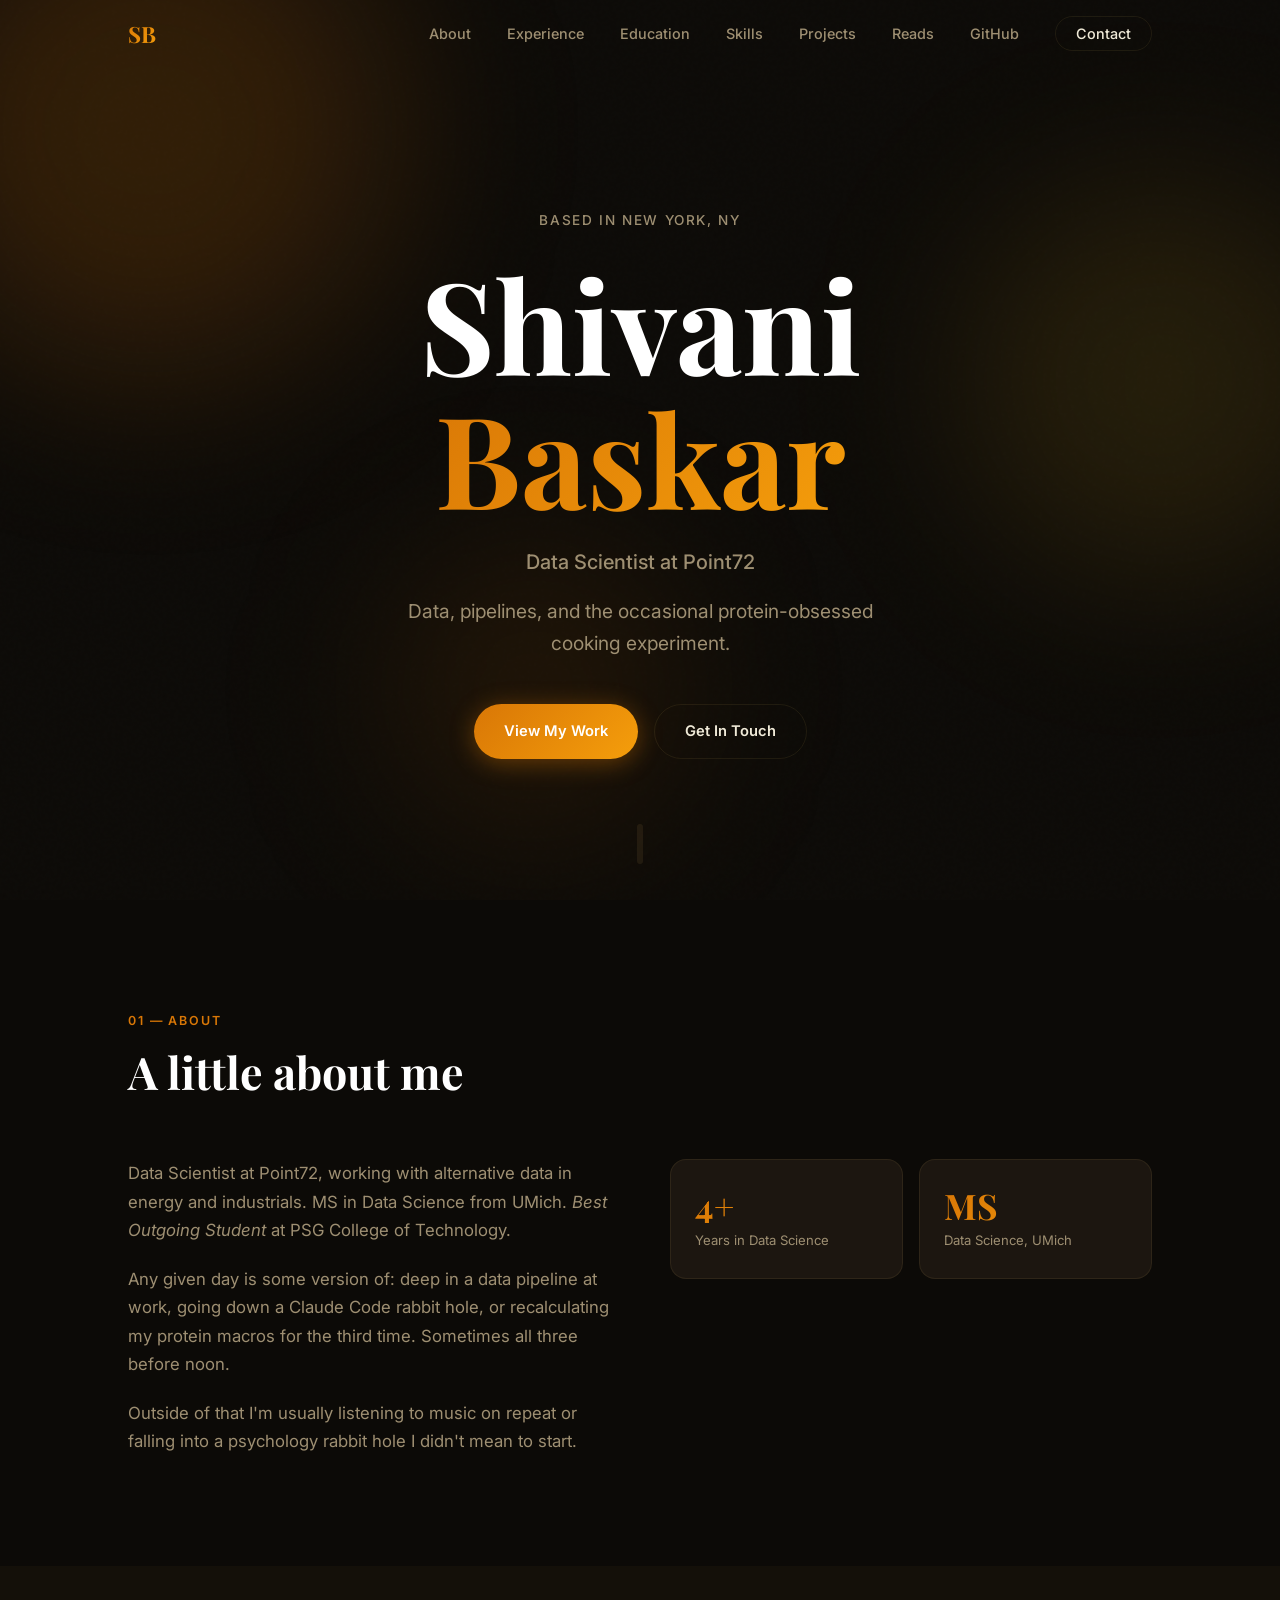
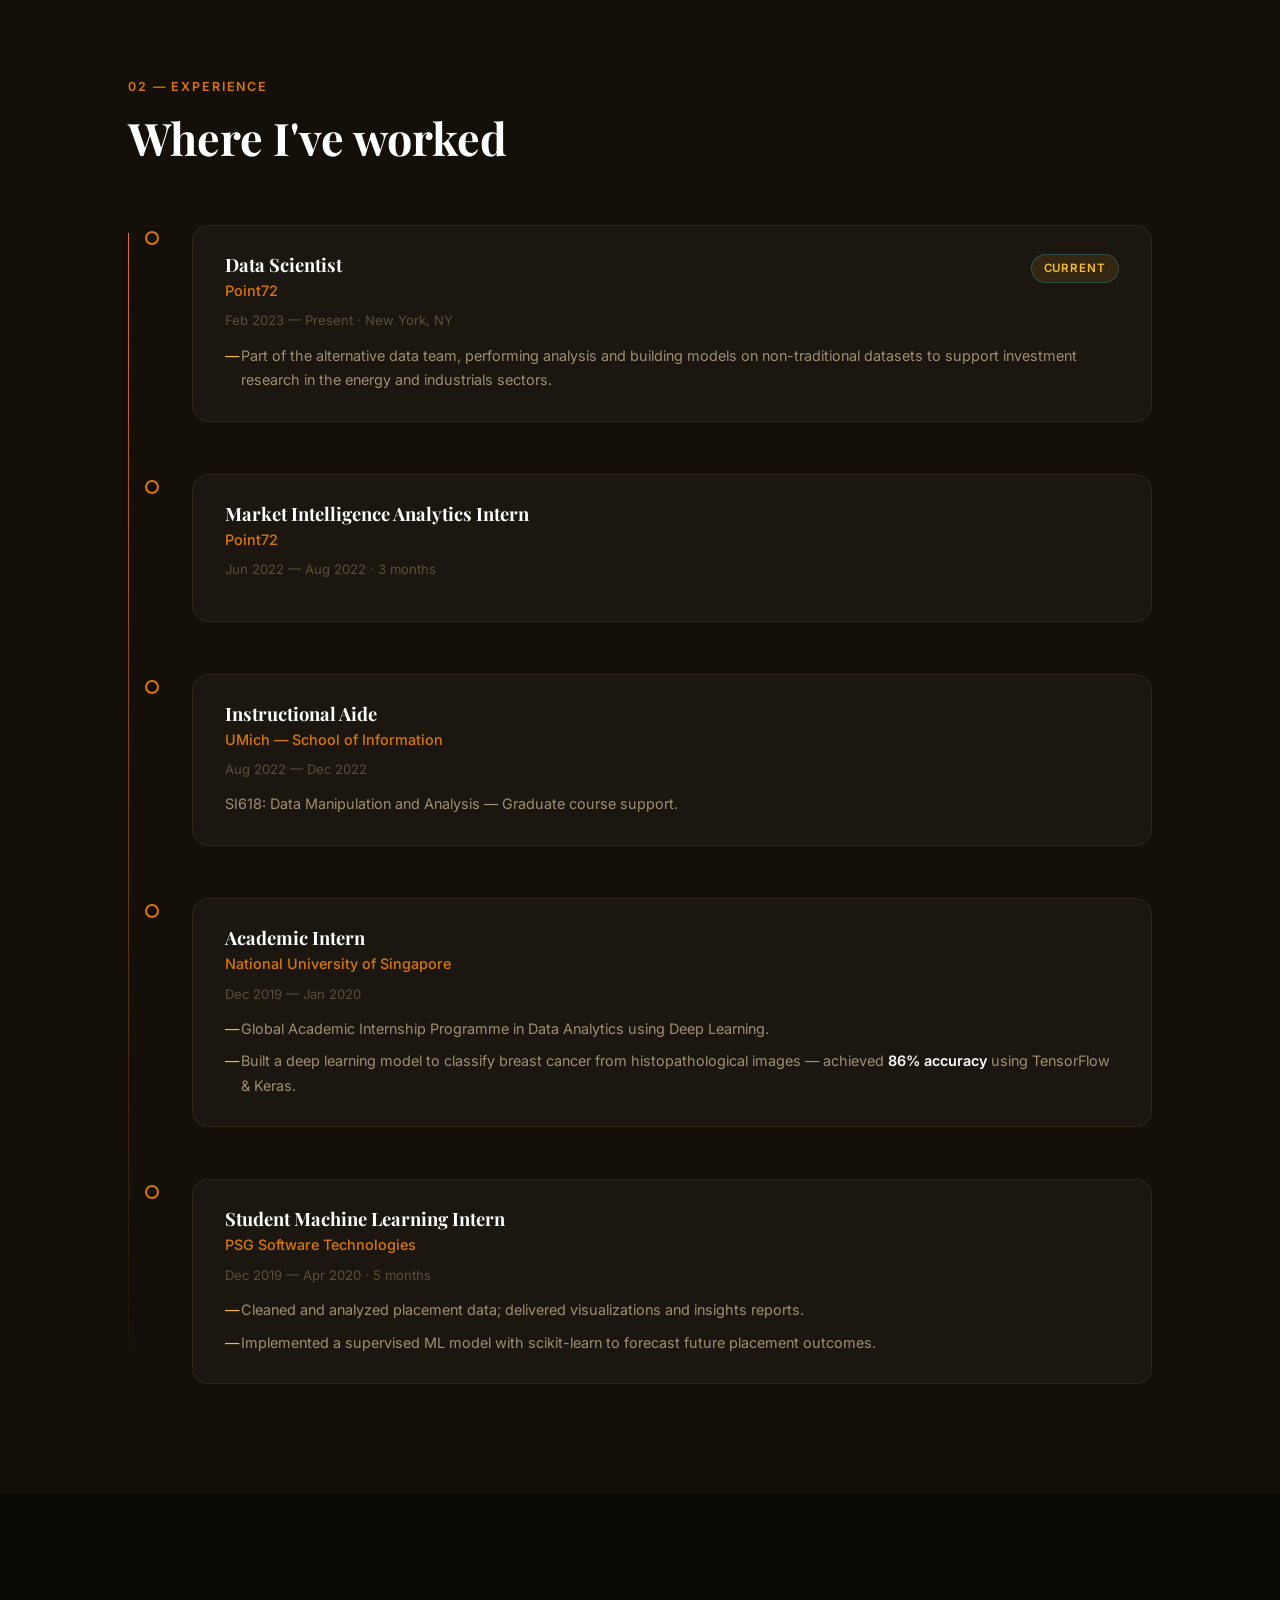
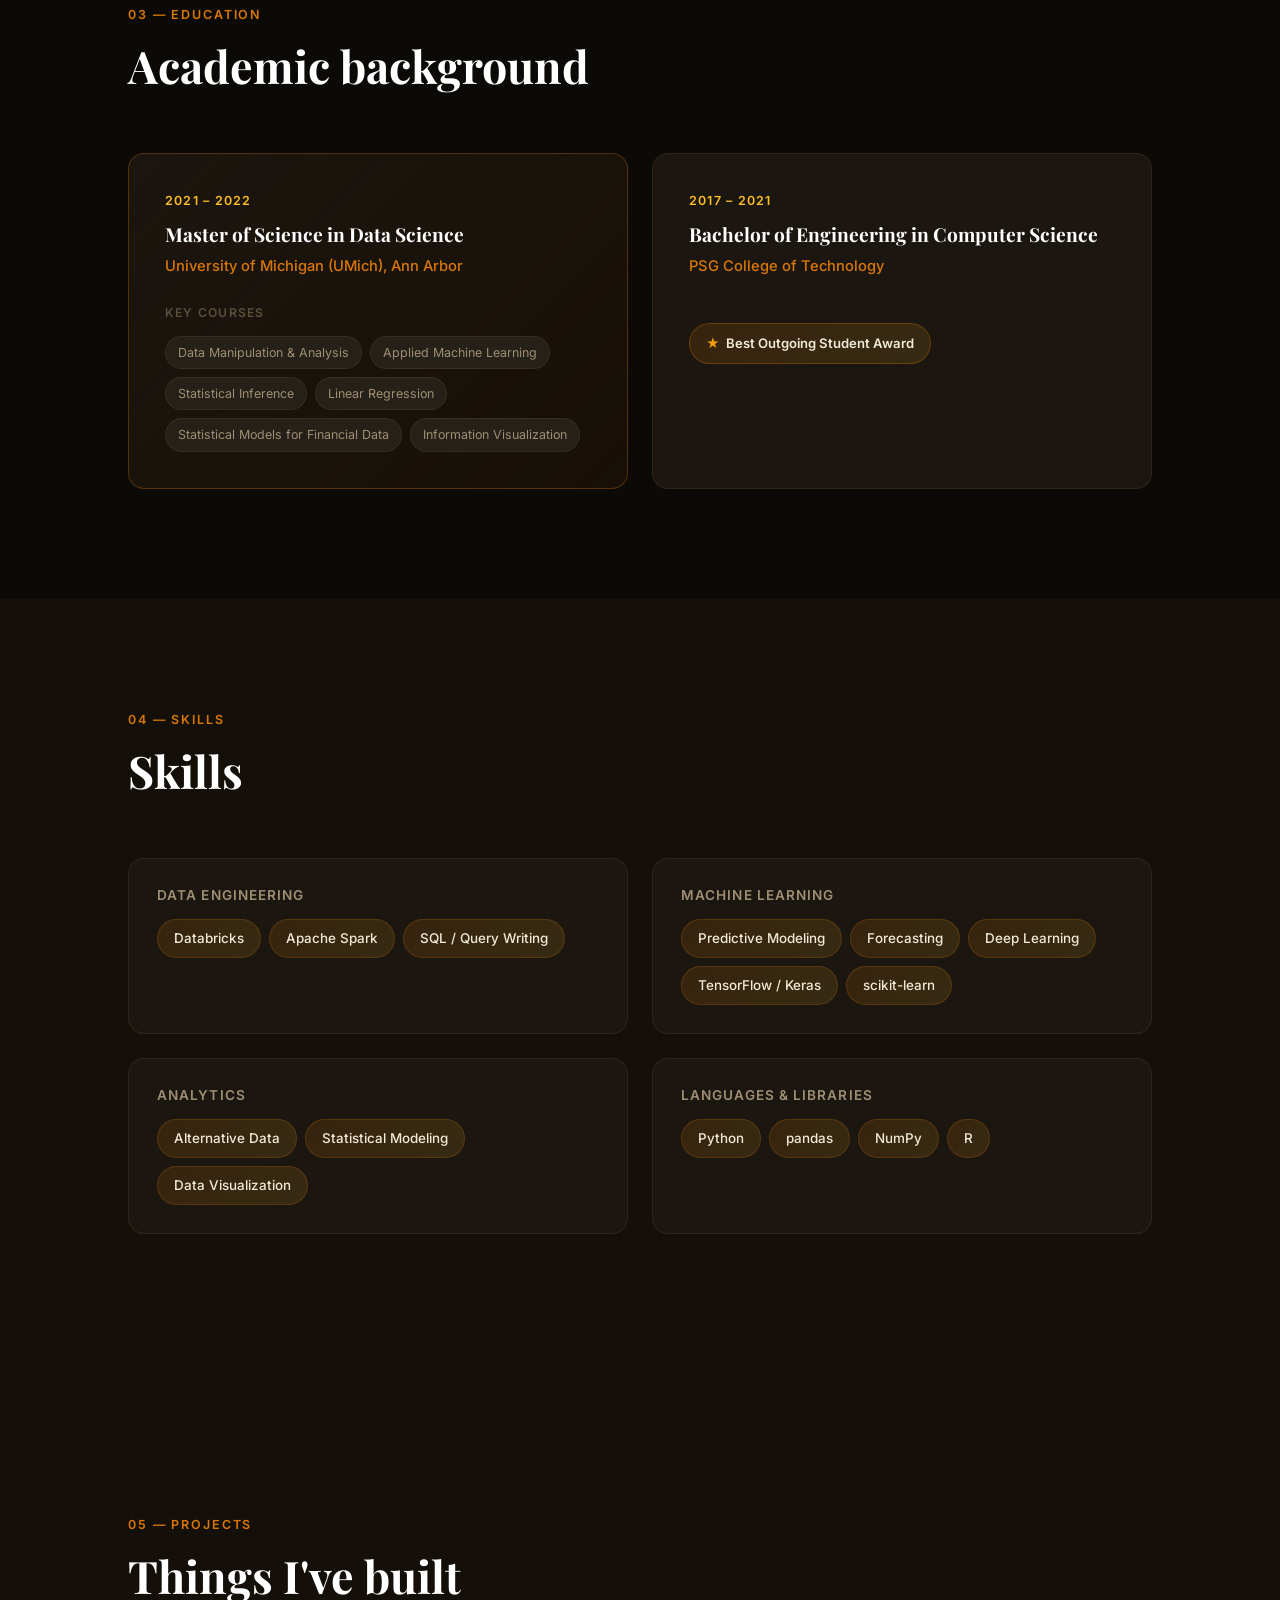
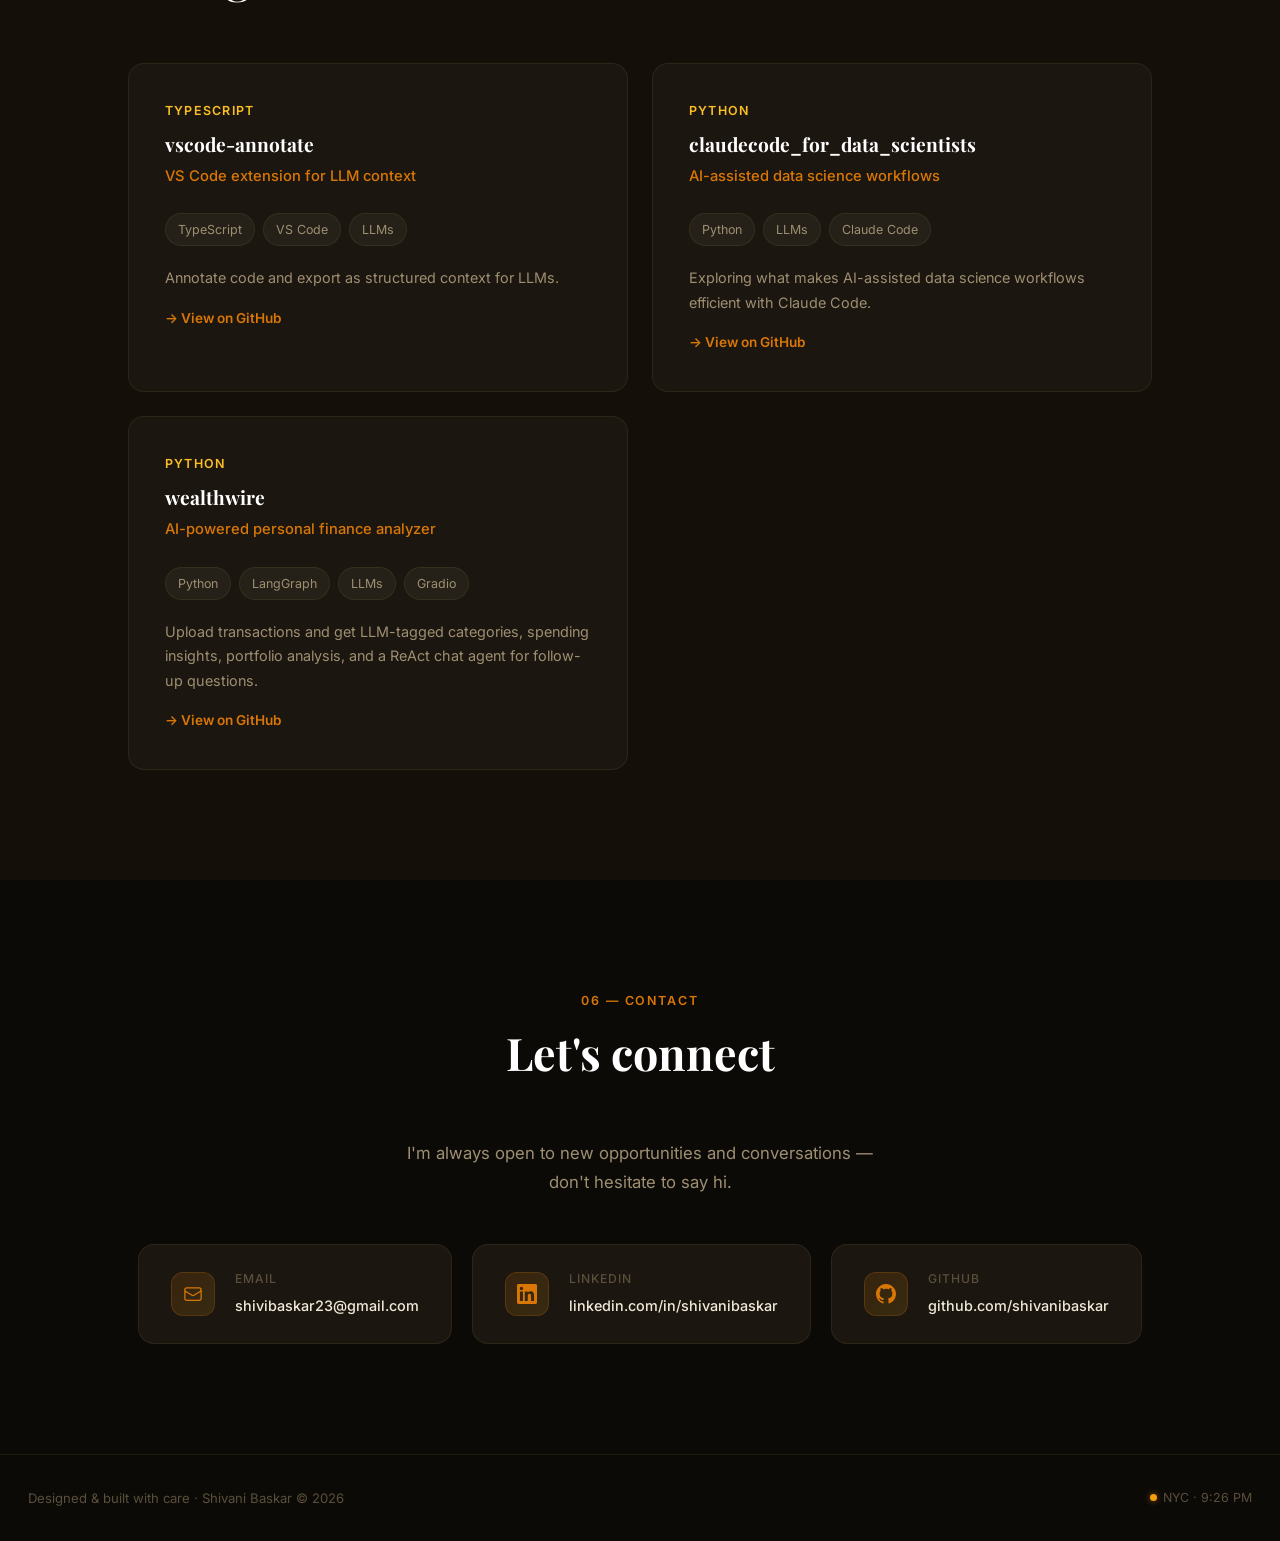
<file: index.html>
<!DOCTYPE html>
<html lang="en">
<head>
  <meta charset="UTF-8" />
  <meta name="viewport" content="width=device-width, initial-scale=1.0" />
  <meta name="description" content="Shivani Baskar — Data Scientist at Point72, New York. MS in Data Science from the University of Michigan. Working with alternative data in energy and industrials." />
  <title>Shivani Baskar — Data Scientist</title>
  <link rel="icon" href="data:image/svg+xml,<svg xmlns='http://www.w3.org/2000/svg' viewBox='0 0 100 100'><text y='.9em' font-size='90'>✦</text></svg>" />
  <link rel="preconnect" href="https://fonts.googleapis.com" />
  <link rel="preconnect" href="https://fonts.gstatic.com" crossorigin />
  <link href="https://fonts.googleapis.com/css2?family=Playfair+Display:wght@400;600;700&family=Inter:wght@300;400;500;600&display=swap" rel="stylesheet" />
  <link rel="stylesheet" href="style.css" />
</head>
<body>

  <!-- ── Navigation ── -->
  <nav class="nav" id="nav">
    <div class="nav-inner">
      <a href="#home" class="nav-logo">SB</a>
      <ul class="nav-links">
        <li><a href="#about">About</a></li>
        <li><a href="#experience">Experience</a></li>
        <li><a href="#education">Education</a></li>
        <li><a href="#skills">Skills</a></li>
        <li><a href="#projects">Projects</a></li>
        <li><a href="reads.html">Reads</a></li>
        <li><a href="https://github.com/shivanibaskar" target="_blank" rel="noopener noreferrer">GitHub</a></li>
        <li><a href="#contact" class="nav-cta">Contact</a></li>
      </ul>
      <button class="hamburger" id="hamburger" aria-label="Menu">
        <span></span><span></span><span></span>
      </button>
    </div>
  </nav>

  <!-- ── Hero ── -->
  <section class="hero" id="home">
    <div class="hero-orbs">
      <div class="orb orb-1"></div>
      <div class="orb orb-2"></div>
      <div class="orb orb-3"></div>
    </div>
    <div class="hero-content">
      <p class="hero-eyebrow reveal">Based in New York, NY</p>
      <h1 class="hero-name reveal">Shivani<br /><span class="gradient-text">Baskar</span></h1>
      <p class="hero-title reveal">Data Scientist at Point72</p>
      <p class="hero-tagline reveal">Data, pipelines, and the occasional protein-obsessed cooking experiment.</p>
      <div class="hero-actions reveal">
        <a href="#experience" class="btn btn-primary">View My Work</a>
        <a href="#contact" class="btn btn-ghost">Get In Touch</a>
      </div>
    </div>
    <div class="hero-scroll-hint">
      <div class="scroll-dot"></div>
    </div>
  </section>

  <!-- ── About ── -->
  <section class="section" id="about">
    <div class="container">
      <div class="section-label reveal">01 — About</div>
      <h2 class="section-heading reveal">A little about me</h2>
      <div class="about-grid">
        <div class="about-text">
          <p class="reveal">Data Scientist at Point72, working with alternative data in energy and industrials. MS in Data Science from UMich. <em>Best Outgoing Student</em> at PSG College of Technology.</p>
          <p class="reveal">Any given day is some version of: deep in a data pipeline at work, going down a Claude Code rabbit hole, or recalculating my protein macros for the third time. Sometimes all three before noon.</p>
          <p class="reveal">Outside of that I'm usually listening to music on repeat or falling into a psychology rabbit hole I didn't mean to start.</p>
        </div>
        <div class="about-stats">
          <div class="stat-card reveal">
            <span class="stat-num gradient-text">4+</span>
            <span class="stat-label">Years in Data Science</span>
          </div>
          <div class="stat-card reveal">
            <span class="stat-num gradient-text">MS</span>
            <span class="stat-label">Data Science, UMich</span>
          </div>
        </div>
      </div>
    </div>
  </section>

  <!-- ── Experience ── -->
  <section class="section section-alt" id="experience">
    <div class="container">
      <div class="section-label reveal">02 — Experience</div>
      <h2 class="section-heading reveal">Where I've worked</h2>
      <div class="timeline">

        <div class="tl-item reveal">
          <div class="tl-marker">
            <div class="tl-dot"></div>
          </div>
          <div class="tl-body">
            <div class="tl-top">
              <div>
                <h3 class="tl-role">Data Scientist</h3>
                <p class="tl-company">Point72</p>
              </div>
              <span class="tl-badge current">Current</span>
            </div>
            <p class="tl-date">Feb 2023 — Present · New York, NY</p>
            <ul class="tl-bullets">
              <li>Part of the alternative data team, performing analysis and building models on non-traditional datasets to support investment research in the energy and industrials sectors.</li>
            </ul>
          </div>
        </div>

        <div class="tl-item reveal">
          <div class="tl-marker">
            <div class="tl-dot"></div>
          </div>
          <div class="tl-body">
            <div class="tl-top">
              <div>
                <h3 class="tl-role">Market Intelligence Analytics Intern</h3>
                <p class="tl-company">Point72</p>
              </div>
            </div>
            <p class="tl-date">Jun 2022 — Aug 2022 · 3 months</p>
          </div>
        </div>

        <div class="tl-item reveal">
          <div class="tl-marker">
            <div class="tl-dot"></div>
          </div>
          <div class="tl-body">
            <div class="tl-top">
              <div>
                <h3 class="tl-role">Instructional Aide</h3>
                <p class="tl-company">UMich — School of Information</p>
              </div>
            </div>
            <p class="tl-date">Aug 2022 — Dec 2022</p>
            <p class="tl-desc">SI618: Data Manipulation and Analysis — Graduate course support.</p>
          </div>
        </div>

        <div class="tl-item reveal">
          <div class="tl-marker">
            <div class="tl-dot"></div>
          </div>
          <div class="tl-body">
            <div class="tl-top">
              <div>
                <h3 class="tl-role">Academic Intern</h3>
                <p class="tl-company">National University of Singapore</p>
              </div>
            </div>
            <p class="tl-date">Dec 2019 — Jan 2020</p>
            <ul class="tl-bullets">
              <li>Global Academic Internship Programme in Data Analytics using Deep Learning.</li>
              <li>Built a deep learning model to classify breast cancer from histopathological images — achieved <strong>86% accuracy</strong> using TensorFlow &amp; Keras.</li>
            </ul>
          </div>
        </div>

        <div class="tl-item reveal">
          <div class="tl-marker">
            <div class="tl-dot"></div>
          </div>
          <div class="tl-body">
            <div class="tl-top">
              <div>
                <h3 class="tl-role">Student Machine Learning Intern</h3>
                <p class="tl-company">PSG Software Technologies</p>
              </div>
            </div>
            <p class="tl-date">Dec 2019 — Apr 2020 · 5 months</p>
            <ul class="tl-bullets">
              <li>Cleaned and analyzed placement data; delivered visualizations and insights reports.</li>
              <li>Implemented a supervised ML model with scikit-learn to forecast future placement outcomes.</li>
            </ul>
          </div>
        </div>

      </div>
    </div>
  </section>

  <!-- ── Education ── -->
  <section class="section" id="education">
    <div class="container">
      <div class="section-label reveal">03 — Education</div>
      <h2 class="section-heading reveal">Academic background</h2>
      <div class="edu-grid">

        <div class="edu-card featured reveal">
          <div class="edu-year">2021 – 2022</div>
          <h3>Master of Science in Data Science</h3>
          <p class="edu-school">University of Michigan (UMich), Ann Arbor</p>
          <div class="edu-courses">
            <p class="courses-label">Key Courses</p>
            <div class="course-tags">
              <span>Data Manipulation &amp; Analysis</span>
              <span>Applied Machine Learning</span>
              <span>Statistical Inference</span>
              <span>Linear Regression</span>
              <span>Statistical Models for Financial Data</span>
              <span>Information Visualization</span>
            </div>
          </div>
        </div>

        <div class="edu-card reveal">
          <div class="edu-year">2017 – 2021</div>
          <h3>Bachelor of Engineering in Computer Science</h3>
          <p class="edu-school">PSG College of Technology</p>
          <div class="award-pill">
            <span class="award-icon">★</span> Best Outgoing Student Award
          </div>
        </div>

      </div>
    </div>
  </section>

  <!-- ── Skills ── -->
  <section class="section section-alt" id="skills">
    <div class="container">
      <div class="section-label reveal">04 — Skills</div>
      <h2 class="section-heading reveal">Skills</h2>

      <div class="skills-grid">
        <div class="skill-group reveal">
          <h3 class="skill-group-title">Data Engineering</h3>
          <div class="skill-pills">
            <span>Databricks</span>
            <span>Apache Spark</span>
            <span>SQL / Query Writing</span>
          </div>
        </div>
        <div class="skill-group reveal">
          <h3 class="skill-group-title">Machine Learning</h3>
          <div class="skill-pills">
            <span>Predictive Modeling</span>
            <span>Forecasting</span>
            <span>Deep Learning</span>
            <span>TensorFlow / Keras</span>
            <span>scikit-learn</span>
          </div>
        </div>
        <div class="skill-group reveal">
          <h3 class="skill-group-title">Analytics</h3>
          <div class="skill-pills">
            <span>Alternative Data</span>
            <span>Statistical Modeling</span>
            <span>Data Visualization</span>
          </div>
        </div>
        <div class="skill-group reveal">
          <h3 class="skill-group-title">Languages &amp; Libraries</h3>
          <div class="skill-pills">
            <span>Python</span>
            <span>pandas</span>
            <span>NumPy</span>
            <span>R</span>
          </div>
        </div>
      </div>

    </div>
  </section>

  <!-- ── Projects ── -->
  <section class="section section-alt" id="projects">
    <div class="container">
      <div class="section-label reveal">05 — Projects</div>
      <h2 class="section-heading reveal">Things I've built</h2>
      <div class="edu-grid">

        <div class="edu-card reveal">
          <div class="edu-year">TypeScript</div>
          <h3>vscode-annotate</h3>
          <p class="edu-school">VS Code extension for LLM context</p>
          <div class="course-tags proj-tags">
            <span>TypeScript</span>
            <span>VS Code</span>
            <span>LLMs</span>
          </div>
          <p class="tl-desc">Annotate code and export as structured context for LLMs.</p>
          <a href="https://github.com/shivanibaskar/vscode-annotate" target="_blank" rel="noopener noreferrer" class="proj-link">→ View on GitHub</a>
        </div>

        <div class="edu-card reveal">
          <div class="edu-year">Python</div>
          <h3>claudecode_for_data_scientists</h3>
          <p class="edu-school">AI-assisted data science workflows</p>
          <div class="course-tags proj-tags">
            <span>Python</span>
            <span>LLMs</span>
            <span>Claude Code</span>
          </div>
          <p class="tl-desc">Exploring what makes AI-assisted data science workflows efficient with Claude Code.</p>
          <a href="https://github.com/shivanibaskar/claudecode_for_data_scientists" target="_blank" rel="noopener noreferrer" class="proj-link">→ View on GitHub</a>
        </div>

        <div class="edu-card reveal">
          <div class="edu-year">Python</div>
          <h3>wealthwire</h3>
          <p class="edu-school">AI-powered personal finance analyzer</p>
          <div class="course-tags proj-tags">
            <span>Python</span>
            <span>LangGraph</span>
            <span>LLMs</span>
            <span>Gradio</span>
          </div>
          <p class="tl-desc">Upload transactions and get LLM-tagged categories, spending insights, portfolio analysis, and a ReAct chat agent for follow-up questions.</p>
          <a href="https://github.com/shivanibaskar/wealthwire" target="_blank" rel="noopener noreferrer" class="proj-link">→ View on GitHub</a>
        </div>

      </div>
    </div>
  </section>

  <!-- ── Contact ── -->
  <section class="section" id="contact">
    <div class="container contact-container">
      <div class="section-label reveal">06 — Contact</div>
      <h2 class="section-heading reveal">Let's connect</h2>
      <p class="contact-sub reveal">I'm always open to new opportunities and conversations — don't hesitate to say hi.</p>
      <div class="contact-cards reveal">
        <a href="mailto:shivibaskar23@gmail.com" class="contact-card">
          <div class="contact-icon">
            <svg xmlns="http://www.w3.org/2000/svg" fill="none" viewBox="0 0 24 24" stroke-width="1.5" stroke="currentColor"><path stroke-linecap="round" stroke-linejoin="round" d="M21.75 6.75v10.5a2.25 2.25 0 0 1-2.25 2.25h-15a2.25 2.25 0 0 1-2.25-2.25V6.75m19.5 0A2.25 2.25 0 0 0 19.5 4.5h-15a2.25 2.25 0 0 0-2.25 2.25m19.5 0v.243a2.25 2.25 0 0 1-1.07 1.916l-7.5 4.615a2.25 2.25 0 0 1-2.36 0L3.32 8.91a2.25 2.25 0 0 1-1.07-1.916V6.75" /></svg>
          </div>
          <div>
            <p class="contact-label">Email</p>
            <p class="contact-value">shivibaskar23@gmail.com</p>
          </div>
        </a>
        <a href="https://linkedin.com/in/shivanibaskar" target="_blank" rel="noopener noreferrer" class="contact-card">
          <div class="contact-icon">
            <svg xmlns="http://www.w3.org/2000/svg" viewBox="0 0 24 24" fill="currentColor"><path d="M20.447 20.452h-3.554v-5.569c0-1.328-.027-3.037-1.852-3.037-1.853 0-2.136 1.445-2.136 2.939v5.667H9.351V9h3.414v1.561h.046c.477-.9 1.637-1.85 3.37-1.85 3.601 0 4.267 2.37 4.267 5.455v6.286zM5.337 7.433a2.062 2.062 0 0 1-2.063-2.065 2.064 2.064 0 1 1 2.063 2.065zm1.782 13.019H3.555V9h3.564v11.452zM22.225 0H1.771C.792 0 0 .774 0 1.729v20.542C0 23.227.792 24 1.771 24h20.451C23.2 24 24 23.227 24 22.271V1.729C24 .774 23.2 0 22.222 0h.003z"/></svg>
          </div>
          <div>
            <p class="contact-label">LinkedIn</p>
            <p class="contact-value">linkedin.com/in/shivanibaskar</p>
          </div>
        </a>
        <a href="https://github.com/shivanibaskar" target="_blank" rel="noopener noreferrer" class="contact-card">
          <div class="contact-icon">
            <svg xmlns="http://www.w3.org/2000/svg" viewBox="0 0 24 24" fill="currentColor"><path d="M12 0C5.374 0 0 5.373 0 12c0 5.302 3.438 9.8 8.207 11.387.599.111.793-.261.793-.577v-2.234c-3.338.726-4.033-1.416-4.033-1.416-.546-1.387-1.333-1.756-1.333-1.756-1.089-.745.083-.729.083-.729 1.205.084 1.839 1.237 1.839 1.237 1.07 1.834 2.807 1.304 3.492.997.107-.775.418-1.305.762-1.604-2.665-.305-5.467-1.334-5.467-5.931 0-1.311.469-2.381 1.236-3.221-.124-.303-.535-1.524.117-3.176 0 0 1.008-.322 3.301 1.23A11.509 11.509 0 0 1 12 5.803c1.02.005 2.047.138 3.006.404 2.291-1.552 3.297-1.23 3.297-1.23.653 1.653.242 2.874.118 3.176.77.84 1.235 1.911 1.235 3.221 0 4.609-2.807 5.624-5.479 5.921.43.372.823 1.102.823 2.222v3.293c0 .319.192.694.801.576C20.566 21.797 24 17.3 24 12c0-6.627-5.373-12-12-12z"/></svg>
          </div>
          <div>
            <p class="contact-label">GitHub</p>
            <p class="contact-value">github.com/shivanibaskar</p>
          </div>
        </a>
      </div>
    </div>
  </section>

  <!-- ── Spotify bar ── -->
  <div class="spotify-bar" id="spotify-bar" style="display:none;">
    <svg class="spotify-icon" viewBox="0 0 24 24" fill="#1DB954" width="18" height="18" aria-hidden="true">
      <path d="M12 0C5.4 0 0 5.4 0 12s5.4 12 12 12 12-5.4 12-12S18.66 0 12 0zm5.521 17.34c-.24.359-.66.48-1.021.24-2.82-1.74-6.36-2.101-10.561-1.141-.418.122-.779-.179-.899-.539-.12-.421.18-.78.54-.9 4.56-1.021 8.52-.6 11.64 1.32.42.18.479.659.301 1.02zm1.44-3.3c-.301.42-.841.6-1.262.3-3.239-1.98-8.159-2.58-11.939-1.38-.479.12-1.02-.12-1.14-.6-.12-.48.12-1.021.6-1.141C9.6 9.9 15 10.561 18.72 12.84c.361.181.54.78.241 1.2zm.12-3.36C15.24 8.4 8.82 8.16 5.16 9.301c-.6.179-1.2-.181-1.38-.721-.18-.601.18-1.2.72-1.381 4.26-1.26 11.28-1.02 15.721 1.621.539.3.719 1.02.419 1.56-.299.421-1.02.599-1.559.3z"/>
    </svg>
    <div class="spotify-text">
      <span class="spotify-label" id="spotify-label">Now playing</span>
      <span class="spotify-track" id="spotify-track"></span>
    </div>
  </div>

  <footer class="footer">
    <p>Designed &amp; built with care &middot; Shivani Baskar &copy; 2026</p>
    <p class="footer-time" id="footer-time"></p>
  </footer>

  <script src="script.js"></script>
</body>
</html>
</file>
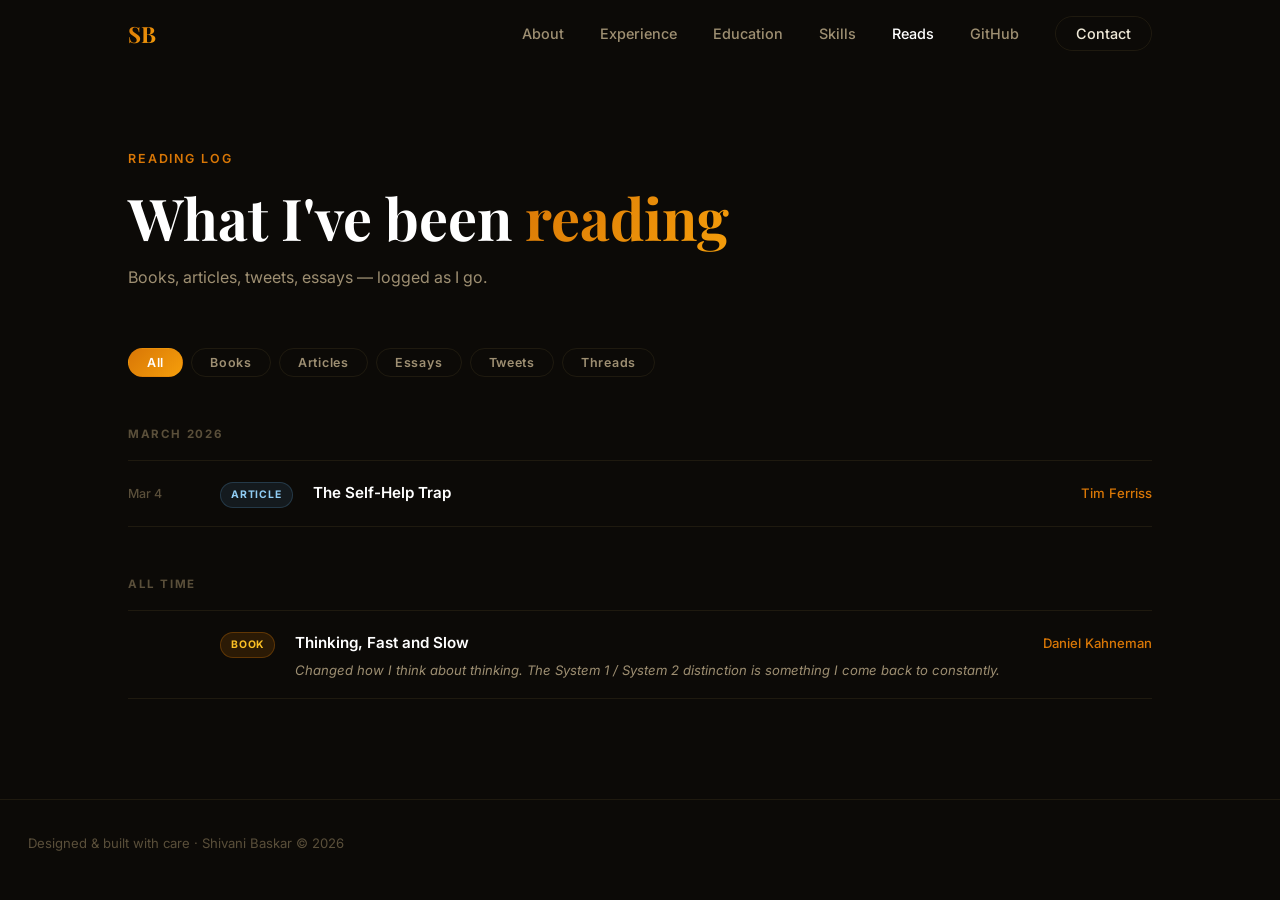
<file: reads.html>
<!DOCTYPE html>
<html lang="en">
<head>
  <meta charset="UTF-8" />
  <meta name="viewport" content="width=device-width, initial-scale=1.0" />
  <meta name="description" content="Shivani Baskar's reading log — books, articles, tweets, essays." />
  <title>Reads — Shivani Baskar</title>
  <link rel="icon" href="data:image/svg+xml,<svg xmlns='http://www.w3.org/2000/svg' viewBox='0 0 100 100'><text y='.9em' font-size='90'>✦</text></svg>" />
  <link rel="preconnect" href="https://fonts.googleapis.com" />
  <link rel="preconnect" href="https://fonts.gstatic.com" crossorigin />
  <link href="https://fonts.googleapis.com/css2?family=Playfair+Display:wght@400;600;700&family=Inter:wght@300;400;500;600&display=swap" rel="stylesheet" />
  <link rel="stylesheet" href="style.css" />
  <style>
    /* ── Reads page ── */
    .reads-hero {
      padding: calc(var(--nav-h) + 80px) 0 20px;
    }
    .reads-hero h1 {
      font-size: clamp(2.4rem, 5vw, 3.6rem);
      font-weight: 700;
      color: #fff;
      margin-bottom: 12px;
    }
    .reads-hero p {
      font-size: 1rem;
      color: var(--text-muted);
      max-width: 480px;
    }

    /* Filter tabs */
    .filter-bar {
      display: flex;
      gap: 8px;
      flex-wrap: wrap;
      padding: 36px 0 48px;
    }
    .filter-btn {
      font-family: 'Inter', sans-serif;
      font-size: 0.78rem;
      font-weight: 600;
      letter-spacing: 0.06em;
      padding: 6px 18px;
      border-radius: 50px;
      border: 1px solid var(--border);
      background: transparent;
      color: var(--text-muted);
      cursor: pointer;
      transition: all 0.2s;
    }
    .filter-btn:hover { border-color: var(--amber); color: #fff; }
    .filter-btn.active {
      background: var(--grad);
      border-color: transparent;
      color: #fff;
    }

    /* Log */
    .reads-log {
      padding-bottom: 100px;
    }

    .log-month {
      font-size: 0.72rem;
      font-weight: 700;
      letter-spacing: 0.14em;
      text-transform: uppercase;
      color: var(--text-faint);
      padding: 0 0 16px;
      margin-top: 48px;
      border-bottom: 1px solid var(--border);
    }
    .log-month:first-child { margin-top: 0; }

    .log-entry {
      display: grid;
      grid-template-columns: 72px auto 1fr auto;
      align-items: baseline;
      gap: 0 20px;
      padding: 18px 0;
      border-bottom: 1px solid var(--border);
      transition: background 0.15s;
    }
    .log-entry:hover { background: rgba(255,255,255,0.02); }

    .log-date {
      font-size: 0.78rem;
      color: var(--text-faint);
      font-weight: 500;
      white-space: nowrap;
    }

    .type-badge {
      font-size: 0.65rem;
      font-weight: 700;
      letter-spacing: 0.08em;
      text-transform: uppercase;
      padding: 3px 10px;
      border-radius: 50px;
      white-space: nowrap;
    }
    .type-badge.book    { background: rgba(217,119,6,0.15);  color: #fbbf24; border: 1px solid rgba(217,119,6,0.3); }
    .type-badge.article { background: rgba(99,179,237,0.1);  color: #90cdf4; border: 1px solid rgba(99,179,237,0.2); }
    .type-badge.tweet   { background: rgba(147,197,253,0.1); color: #93c5fd; border: 1px solid rgba(147,197,253,0.2); }
    .type-badge.essay   { background: rgba(167,139,250,0.1); color: #c4b5fd; border: 1px solid rgba(167,139,250,0.2); }
    .type-badge.thread  { background: rgba(110,231,183,0.1); color: #6ee7b7; border: 1px solid rgba(110,231,183,0.2); }

    .log-body { min-width: 0; }

    .log-title {
      font-size: 0.95rem;
      font-weight: 600;
      color: #fff;
      text-decoration: none;
      display: inline-flex;
      align-items: center;
      gap: 6px;
      transition: color 0.2s;
      line-height: 1.4;
    }
    .log-title:hover { color: var(--gold); }
    .log-title svg {
      opacity: 0;
      transition: opacity 0.2s, transform 0.2s;
      flex-shrink: 0;
    }
    .log-title:hover svg {
      opacity: 1;
      transform: translate(2px, -2px);
    }

    .log-note {
      font-size: 0.82rem;
      color: var(--text-muted);
      margin-top: 4px;
      font-style: italic;
      line-height: 1.5;
    }

    .log-author {
      font-size: 0.82rem;
      color: var(--amber);
      font-weight: 500;
      white-space: nowrap;
      text-align: right;
    }

    @media (max-width: 680px) {
      .log-entry {
        grid-template-columns: 1fr auto;
        grid-template-rows: auto auto;
        gap: 6px 12px;
      }
      .log-date { display: none; }
      .type-badge { grid-column: 1; grid-row: 1; justify-self: start; }
      .log-body  { grid-column: 1 / -1; grid-row: 2; }
      .log-author { grid-column: 2; grid-row: 1; align-self: center; }
    }
  </style>
</head>
<body>

  <!-- ── Navigation ── -->
  <nav class="nav" id="nav">
    <div class="nav-inner">
      <a href="index.html" class="nav-logo">SB</a>
      <ul class="nav-links">
        <li><a href="index.html#about">About</a></li>
        <li><a href="index.html#experience">Experience</a></li>
        <li><a href="index.html#education">Education</a></li>
        <li><a href="index.html#skills">Skills</a></li>
        <li><a href="reads.html" style="color:#fff;">Reads</a></li>
        <li><a href="https://github.com/shivanibaskar" target="_blank" rel="noopener noreferrer">GitHub</a></li>
        <li><a href="index.html#contact" class="nav-cta">Contact</a></li>
      </ul>
      <button class="hamburger" id="hamburger" aria-label="Menu">
        <span></span><span></span><span></span>
      </button>
    </div>
  </nav>

  <div class="container">

    <div class="reads-hero reveal">
      <div class="section-label">Reading log</div>
      <h1>What I've been <span class="gradient-text">reading</span></h1>
      <p>Books, articles, tweets, essays — logged as I go.</p>
    </div>

    <div class="filter-bar">
      <button class="filter-btn active" data-filter="all">All</button>
      <button class="filter-btn" data-filter="book">Books</button>
      <button class="filter-btn" data-filter="article">Articles</button>
      <button class="filter-btn" data-filter="essay">Essays</button>
      <button class="filter-btn" data-filter="tweet">Tweets</button>
      <button class="filter-btn" data-filter="thread">Threads</button>
    </div>

    <div class="reads-log" id="reads-log">

      <div class="log-month">March 2026</div>

      <div class="log-entry reveal" data-type="article">
        <span class="log-date">Mar 4</span>
        <span class="type-badge article">Article</span>
        <div class="log-body">
          <a class="log-title" href="https://tim.blog/2026/03/04/the-self-help-trap/" target="_blank" rel="noopener noreferrer">
            The Self-Help Trap
            <svg xmlns="http://www.w3.org/2000/svg" width="12" height="12" fill="none" viewBox="0 0 24 24" stroke="currentColor" stroke-width="2.5"><path stroke-linecap="round" stroke-linejoin="round" d="M7 17L17 7M7 7h10v10"/></svg>
          </a>
        </div>
        <span class="log-author">Tim Ferriss</span>
      </div>

      <div class="log-month" style="margin-top:48px;">All time</div>

      <div class="log-entry reveal" data-type="book">
        <span class="log-date"></span>
        <span class="type-badge book">Book</span>
        <div class="log-body">
          <a class="log-title" href="https://www.goodreads.com/book/show/11468377-thinking-fast-and-slow" target="_blank" rel="noopener noreferrer">
            Thinking, Fast and Slow
            <svg xmlns="http://www.w3.org/2000/svg" width="12" height="12" fill="none" viewBox="0 0 24 24" stroke="currentColor" stroke-width="2.5"><path stroke-linecap="round" stroke-linejoin="round" d="M7 17L17 7M7 7h10v10"/></svg>
          </a>
          <p class="log-note">Changed how I think about thinking. The System 1 / System 2 distinction is something I come back to constantly.</p>
        </div>
        <span class="log-author">Daniel Kahneman</span>
      </div>

    </div>
  </div>

  <footer class="footer">
    <p>Designed &amp; built with care &middot; Shivani Baskar &copy; 2026</p>
  </footer>

  <script src="script.js"></script>
  <script>
  const filterBtns = document.querySelectorAll('.filter-btn');
  const entries    = document.querySelectorAll('.log-entry');
  const months     = document.querySelectorAll('.log-month');

  filterBtns.forEach(btn => {
    btn.addEventListener('click', () => {
      filterBtns.forEach(b => b.classList.remove('active'));
      btn.classList.add('active');
      const filter = btn.dataset.filter;

      entries.forEach(entry => {
        entry.style.display =
          (filter === 'all' || entry.dataset.type === filter) ? 'grid' : 'none';
      });

      // Hide month headers that have no visible entries beneath them
      months.forEach(header => {
        let sibling = header.nextElementSibling;
        let hasVisible = false;
        while (sibling && !sibling.classList.contains('log-month')) {
          if (sibling.classList.contains('log-entry') && sibling.style.display !== 'none') {
            hasVisible = true;
            break;
          }
          sibling = sibling.nextElementSibling;
        }
        header.style.display = hasVisible ? '' : 'none';
      });
    });
  });
</script>
</body>
</html>
</file>
<file: style.css>
/* ── Reset & Base ── */
*, *::before, *::after { box-sizing: border-box; margin: 0; padding: 0; }

:root {
  --bg:          #0c0a07;
  --bg-alt:      #141009;
  --surface:     #1c1610;
  --surface-2:   #252018;
  --border:      rgba(255,210,120,0.08);
  --text:        #f0ead8;
  --text-muted:  #9e8f72;
  --text-faint:  #5a4f3a;
  --amber:       #d97706;
  --gold:        #fbbf24;
  --grad:        linear-gradient(135deg, #d97706, #f59e0b);
  --grad-soft:   linear-gradient(135deg, rgba(217,119,6,0.15), rgba(251,191,36,0.12));
  --radius:      16px;
  --radius-sm:   10px;
  --shadow:      0 4px 32px rgba(0,0,0,0.4);
  --shadow-lg:   0 12px 60px rgba(0,0,0,0.6);
  --nav-h:       68px;
}

html { scroll-behavior: smooth; }

body {
  background: var(--bg);
  color: var(--text);
  font-family: 'Inter', system-ui, sans-serif;
  font-size: 16px;
  line-height: 1.7;
  overflow-x: hidden;
}

/* ── Typography ── */
h1,h2,h3 { font-family: 'Playfair Display', Georgia, serif; line-height: 1.2; }
a { text-decoration: none; color: inherit; }
strong { font-weight: 600; color: #fff; }

.gradient-text {
  background: var(--grad);
  -webkit-background-clip: text;
  -webkit-text-fill-color: transparent;
  background-clip: text;
}

/* ── Layout ── */
.container {
  max-width: 1080px;
  margin: 0 auto;
  padding: 0 28px;
}

.section { padding: 110px 0; }
.section-alt { background: var(--bg-alt); }

.section-label {
  font-size: 0.78rem;
  font-weight: 600;
  letter-spacing: 0.15em;
  text-transform: uppercase;
  color: var(--amber);
  margin-bottom: 14px;
}

.section-heading {
  font-size: clamp(2rem, 4vw, 2.8rem);
  font-weight: 700;
  color: #fff;
  margin-bottom: 60px;
}

/* ── Scroll Reveal ── */
.reveal {
  opacity: 0;
  transform: translateY(28px);
  transition: opacity 0.65s ease, transform 0.65s ease;
}
.reveal.visible {
  opacity: 1;
  transform: translateY(0);
}

/* ── Navigation ── */
.nav {
  position: fixed;
  top: 0; left: 0; right: 0;
  z-index: 100;
  height: var(--nav-h);
  transition: background 0.3s, backdrop-filter 0.3s, border-bottom 0.3s;
}
.nav.scrolled {
  background: rgba(7,7,15,0.85);
  backdrop-filter: blur(20px);
  border-bottom: 1px solid var(--border);
}
.nav-inner {
  max-width: 1080px;
  margin: 0 auto;
  padding: 0 28px;
  height: 100%;
  display: flex;
  align-items: center;
  justify-content: space-between;
}
.nav-logo {
  font-family: 'Playfair Display', serif;
  font-size: 1.4rem;
  font-weight: 700;
  background: var(--grad);
  -webkit-background-clip: text;
  -webkit-text-fill-color: transparent;
  background-clip: text;
}
.nav-links {
  list-style: none;
  display: flex;
  gap: 36px;
  align-items: center;
}
.nav-links a {
  font-size: 0.9rem;
  font-weight: 500;
  color: var(--text-muted);
  transition: color 0.2s;
}
.nav-links a:hover { color: #fff; }
.nav-links a.active { color: #fff; }
.nav-links a.nav-cta {
  padding: 8px 20px;
  border: 1px solid var(--border);
  border-radius: 50px;
  color: var(--text);
  transition: background 0.2s, border-color 0.2s;
}
.nav-links a.nav-cta:hover {
  background: var(--surface-2);
  border-color: var(--amber);
  color: #fff;
}
.hamburger { display: none; }

/* ── Hero ── */
.hero {
  position: relative;
  min-height: 100vh;
  display: flex;
  align-items: center;
  justify-content: center;
  overflow: hidden;
  padding: var(--nav-h) 28px 0;
}

/* Animated orbs */
.hero-orbs { position: absolute; inset: 0; pointer-events: none; overflow: hidden; }
.orb {
  position: absolute;
  border-radius: 50%;
  filter: blur(90px);
  animation: floatOrb 12s ease-in-out infinite;
}
.orb-1 {
  width: 500px; height: 500px;
  background: rgba(217,119,6,0.18);
  top: -120px; left: -100px;
  animation-duration: 14s;
}
.orb-2 {
  width: 400px; height: 400px;
  background: rgba(251,191,36,0.10);
  top: 20%; right: -80px;
  animation-duration: 10s;
  animation-delay: -5s;
}
.orb-3 {
  width: 300px; height: 300px;
  background: rgba(217,119,6,0.10);
  bottom: 60px; left: 30%;
  animation-duration: 18s;
  animation-delay: -8s;
}
@keyframes floatOrb {
  0%,100% { transform: translate(0,0) scale(1); }
  33%      { transform: translate(30px, -30px) scale(1.05); }
  66%      { transform: translate(-20px, 20px) scale(0.97); }
}

/* Noise overlay for depth */
.hero::after {
  content: '';
  position: absolute;
  inset: 0;
  background-image: url("data:image/svg+xml,%3Csvg viewBox='0 0 256 256' xmlns='http://www.w3.org/2000/svg'%3E%3Cfilter id='noise'%3E%3CfeTurbulence type='fractalNoise' baseFrequency='0.9' numOctaves='4' stitchTiles='stitch'/%3E%3C/filter%3E%3Crect width='100%25' height='100%25' filter='url(%23noise)' opacity='0.03'/%3E%3C/svg%3E");
  pointer-events: none;
  opacity: 0.4;
}

.hero-content {
  position: relative;
  z-index: 1;
  text-align: center;
  max-width: 800px;
}
.hero-eyebrow {
  font-size: 0.85rem;
  font-weight: 500;
  letter-spacing: 0.12em;
  text-transform: uppercase;
  color: var(--text-muted);
  margin-bottom: 24px;
  animation: fadeUp 0.8s ease both;
}
.hero-name {
  font-size: clamp(4rem, 10vw, 8rem);
  font-weight: 700;
  line-height: 1.05;
  color: #fff;
  margin-bottom: 20px;
  animation: fadeUp 0.8s 0.1s ease both;
}
.hero-title {
  font-family: 'Inter', sans-serif;
  font-size: clamp(1rem, 2vw, 1.25rem);
  font-weight: 500;
  color: var(--text-muted);
  margin-bottom: 16px;
  animation: fadeUp 0.8s 0.2s ease both;
}
.hero-tagline {
  font-size: clamp(1rem, 2vw, 1.2rem);
  color: var(--text-muted);
  max-width: 500px;
  margin: 0 auto 44px;
  animation: fadeUp 0.8s 0.3s ease both;
}
.hero-actions {
  display: flex;
  gap: 16px;
  justify-content: center;
  flex-wrap: wrap;
  animation: fadeUp 0.8s 0.4s ease both;
}

/* Hero scroll hint */
.hero-scroll-hint {
  position: absolute;
  bottom: 36px;
  left: 50%;
  transform: translateX(-50%);
  z-index: 1;
}
.scroll-dot {
  width: 6px;
  height: 40px;
  border-radius: 50px;
  background: var(--border);
  position: relative;
  overflow: hidden;
}
.scroll-dot::after {
  content: '';
  position: absolute;
  top: -100%;
  left: 0; right: 0;
  height: 50%;
  border-radius: 50px;
  background: var(--grad);
  animation: scrollDot 2s ease-in-out infinite;
}
@keyframes scrollDot {
  0%   { top: -50%; }
  100% { top: 150%; }
}

@keyframes fadeUp {
  from { opacity: 0; transform: translateY(30px); }
  to   { opacity: 1; transform: translateY(0); }
}

/* ── Buttons ── */
.btn {
  display: inline-flex;
  align-items: center;
  gap: 8px;
  padding: 14px 30px;
  border-radius: 50px;
  font-size: 0.92rem;
  font-weight: 600;
  font-family: 'Inter', sans-serif;
  cursor: pointer;
  border: none;
  transition: all 0.25s ease;
}
.btn-primary {
  background: var(--grad);
  color: #fff;
  box-shadow: 0 4px 24px rgba(217,119,6,0.4);
}
.btn-primary:hover {
  transform: translateY(-2px);
  box-shadow: 0 8px 36px rgba(217,119,6,0.55);
}
.btn-ghost {
  background: transparent;
  color: var(--text);
  border: 1px solid var(--border);
}
.btn-ghost:hover {
  background: var(--surface-2);
  border-color: rgba(255,255,255,0.2);
  transform: translateY(-2px);
}

/* ── About ── */
.about-grid {
  display: grid;
  grid-template-columns: 1fr 1fr;
  gap: 60px;
  align-items: start;
}
.about-text p {
  color: var(--text-muted);
  margin-bottom: 20px;
  font-size: 1.05rem;
}
.about-text p:last-child { margin-bottom: 0; }

.about-stats {
  display: grid;
  grid-template-columns: 1fr 1fr;
  gap: 16px;
}
.stat-card {
  background: var(--surface);
  border: 1px solid var(--border);
  border-radius: var(--radius);
  padding: 28px 24px;
  display: flex;
  flex-direction: column;
  gap: 8px;
  transition: border-color 0.25s, transform 0.25s;
}
.stat-card:hover {
  border-color: rgba(217,119,6,0.4);
  transform: translateY(-3px);
}
.stat-num {
  font-family: 'Playfair Display', serif;
  font-size: 2.2rem;
  font-weight: 700;
  line-height: 1;
}
.stat-label {
  font-size: 0.82rem;
  color: var(--text-muted);
  line-height: 1.4;
}

/* ── Timeline ── */
.timeline { position: relative; padding-left: 24px; }
.timeline::before {
  content: '';
  position: absolute;
  left: 0; top: 8px; bottom: 8px;
  width: 1px;
  background: linear-gradient(180deg, var(--amber), transparent);
}

.tl-item {
  position: relative;
  padding: 0 0 52px 40px;
}
.tl-item:last-child { padding-bottom: 0; }

.tl-marker {
  position: absolute;
  left: -7px;
  top: 6px;
}
.tl-dot {
  width: 14px; height: 14px;
  border-radius: 50%;
  background: var(--bg-alt);
  border: 2px solid var(--amber);
  transition: background 0.2s;
}
.tl-item:hover .tl-dot { background: var(--amber); }

.tl-body {
  background: var(--surface);
  border: 1px solid var(--border);
  border-radius: var(--radius);
  padding: 28px 32px;
  transition: border-color 0.25s, transform 0.25s;
}
.tl-item:hover .tl-body {
  border-color: rgba(217,119,6,0.3);
  transform: translateX(4px);
}

.tl-top {
  display: flex;
  justify-content: space-between;
  align-items: flex-start;
  gap: 16px;
  margin-bottom: 6px;
}
.tl-role {
  font-size: 1.15rem;
  font-weight: 700;
  color: #fff;
}
.tl-company {
  font-size: 0.9rem;
  color: var(--amber);
  font-weight: 500;
  margin-top: 3px;
}
.tl-date {
  font-size: 0.82rem;
  color: var(--text-faint);
  margin-bottom: 12px;
}
.tl-desc {
  font-size: 0.9rem;
  color: var(--text-muted);
  margin-top: 4px;
}
.tl-bullets {
  list-style: none;
  margin-top: 12px;
  display: flex;
  flex-direction: column;
  gap: 8px;
}
.tl-bullets li {
  font-size: 0.9rem;
  color: var(--text-muted);
  padding-left: 16px;
  position: relative;
}
.tl-bullets li::before {
  content: '—';
  position: absolute;
  left: 0;
  color: var(--gold);
}

.tl-badge {
  flex-shrink: 0;
  font-size: 0.72rem;
  font-weight: 600;
  letter-spacing: 0.08em;
  text-transform: uppercase;
  padding: 4px 12px;
  border-radius: 50px;
}
.tl-badge.current {
  background: rgba(251,191,36,0.10);
  color: var(--gold);
  border: 1px solid rgba(34,211,238,0.25);
}

/* ── Education ── */
.edu-grid {
  display: grid;
  grid-template-columns: 1fr 1fr;
  gap: 24px;
}
.edu-card {
  background: var(--surface);
  border: 1px solid var(--border);
  border-radius: var(--radius);
  padding: 36px;
  transition: border-color 0.25s, transform 0.25s;
}
.edu-card:hover {
  border-color: rgba(217,119,6,0.35);
  transform: translateY(-4px);
}
.edu-card.featured {
  border-color: rgba(217,119,6,0.3);
  background: linear-gradient(135deg, var(--surface), rgba(217,119,6,0.06));
}
.edu-year {
  font-size: 0.78rem;
  font-weight: 600;
  letter-spacing: 0.1em;
  color: var(--gold);
  text-transform: uppercase;
  margin-bottom: 12px;
}
.edu-card h3 {
  font-size: 1.2rem;
  font-weight: 700;
  color: #fff;
  margin-bottom: 8px;
}
.edu-school {
  font-size: 0.92rem;
  color: var(--amber);
  font-weight: 500;
  margin-bottom: 24px;
}
.courses-label {
  font-size: 0.76rem;
  font-weight: 600;
  letter-spacing: 0.1em;
  text-transform: uppercase;
  color: var(--text-faint);
  margin-bottom: 12px;
}
.course-tags {
  display: flex;
  flex-wrap: wrap;
  gap: 8px;
}
.course-tags span {
  font-size: 0.78rem;
  background: var(--surface-2);
  border: 1px solid var(--border);
  color: var(--text-muted);
  padding: 5px 12px;
  border-radius: 50px;
}
.award-pill {
  display: inline-flex;
  align-items: center;
  gap: 6px;
  font-size: 0.82rem;
  font-weight: 600;
  padding: 8px 16px;
  border-radius: 50px;
  background: linear-gradient(135deg, rgba(217,119,6,0.15), rgba(251,191,36,0.12));
  border: 1px solid rgba(217,119,6,0.3);
  color: var(--text);
  margin-top: 20px;
}
.award-icon { color: #f59e0b; }

/* ── Projects ── */
.proj-link {
  display: inline-block;
  margin-top: 16px;
  font-size: 0.85rem;
  font-weight: 600;
  color: var(--amber);
  transition: color 0.2s;
}
.proj-link:hover { color: var(--gold); }
.proj-tags { margin-bottom: 20px; }

/* ── Skills ── */
.skills-grid {
  display: grid;
  grid-template-columns: 1fr 1fr;
  gap: 24px;
  margin-bottom: 60px;
}
.skill-group {
  background: var(--surface);
  border: 1px solid var(--border);
  border-radius: var(--radius);
  padding: 28px;
  transition: border-color 0.25s;
}
.skill-group:hover { border-color: rgba(217,119,6,0.3); }
.skill-group-title {
  font-size: 0.85rem;
  font-weight: 600;
  letter-spacing: 0.08em;
  text-transform: uppercase;
  color: var(--text-muted);
  margin-bottom: 16px;
  font-family: 'Inter', sans-serif;
}
.skill-pills {
  display: flex;
  flex-wrap: wrap;
  gap: 8px;
}
.skill-pills span {
  font-size: 0.84rem;
  font-weight: 500;
  padding: 7px 16px;
  border-radius: 50px;
  background: var(--grad-soft);
  border: 1px solid rgba(217,119,6,0.2);
  color: var(--text);
  transition: border-color 0.2s, transform 0.2s;
  cursor: default;
}
.skill-pills span:hover {
  border-color: var(--amber);
  transform: translateY(-2px);
}

/* ── Contact ── */
.contact-container { text-align: center; }
.contact-sub {
  font-size: 1.05rem;
  color: var(--text-muted);
  max-width: 500px;
  margin: 0 auto 48px;
}
.contact-cards {
  display: flex;
  gap: 20px;
  justify-content: center;
  flex-wrap: wrap;
}
.contact-card {
  display: flex;
  align-items: center;
  gap: 20px;
  background: var(--surface);
  border: 1px solid var(--border);
  border-radius: var(--radius);
  padding: 24px 32px;
  transition: border-color 0.25s, transform 0.25s;
  text-align: left;
  min-width: 280px;
}
.contact-card:hover {
  border-color: rgba(217,119,6,0.4);
  transform: translateY(-4px);
}
.contact-icon {
  width: 44px; height: 44px;
  border-radius: 12px;
  background: var(--grad-soft);
  border: 1px solid rgba(217,119,6,0.2);
  display: flex;
  align-items: center;
  justify-content: center;
  flex-shrink: 0;
  color: var(--amber);
}
.contact-icon svg { width: 20px; height: 20px; }
.contact-label {
  font-size: 0.76rem;
  color: var(--text-faint);
  font-weight: 500;
  text-transform: uppercase;
  letter-spacing: 0.08em;
  margin-bottom: 4px;
}
.contact-value {
  font-size: 0.9rem;
  color: var(--text);
  font-weight: 500;
}

/* ── Footer ── */
.footer {
  border-top: 1px solid var(--border);
  padding: 32px 28px;
  display: flex;
  justify-content: space-between;
  align-items: center;
  flex-wrap: wrap;
  gap: 12px;
  font-size: 0.82rem;
  color: var(--text-faint);
}
.footer-time {
  display: inline-flex;
  align-items: center;
  gap: 6px;
  font-size: 0.78rem;
  color: var(--text-faint);
}
.footer-time .time-dot {
  width: 7px;
  height: 7px;
  border-radius: 50%;
  flex-shrink: 0;
}

/* ── Spotify bar ── */
.spotify-bar {
  border-top: 1px solid var(--border);
  padding: 13px 28px;
  display: flex;
  align-items: center;
  gap: 12px;
  background: var(--bg);
}
.spotify-icon { flex-shrink: 0; }
.spotify-text {
  display: flex;
  align-items: center;
  gap: 8px;
  min-width: 0;
}
.spotify-label {
  font-size: 0.7rem;
  font-weight: 600;
  letter-spacing: 0.08em;
  text-transform: uppercase;
  color: var(--text-faint);
  white-space: nowrap;
}
.spotify-track {
  font-size: 0.82rem;
  color: var(--text);
  font-weight: 500;
  white-space: nowrap;
  overflow: hidden;
  text-overflow: ellipsis;
}

/* ── Mobile ── */
.hamburger {
  display: none;
  flex-direction: column;
  gap: 5px;
  background: none;
  border: none;
  cursor: pointer;
  padding: 6px;
}
.hamburger span {
  display: block;
  width: 22px; height: 2px;
  background: var(--text);
  border-radius: 2px;
  transition: all 0.3s;
}

@media (max-width: 900px) {
  .about-grid { grid-template-columns: 1fr; gap: 40px; }
  .edu-grid   { grid-template-columns: 1fr; }
  .skills-grid { grid-template-columns: 1fr; }
}

@media (max-width: 680px) {
  .nav-links { display: none; }
  .hamburger { display: flex; }
  .hero-name { font-size: clamp(3rem, 14vw, 5rem); }
  .about-stats { grid-template-columns: 1fr 1fr; }
  .tl-body { padding: 20px; }
  .section { padding: 80px 0; }
  .contact-card { min-width: unset; width: 100%; }
}

/* ── Mobile Menu ── */
.nav-links.open {
  display: flex;
  position: fixed;
  top: var(--nav-h); left: 0; right: 0;
  flex-direction: column;
  align-items: center;
  gap: 0;
  background: rgba(7,7,15,0.97);
  backdrop-filter: blur(20px);
  border-bottom: 1px solid var(--border);
  padding: 24px 0;
}
.nav-links.open li a {
  display: block;
  padding: 14px 32px;
  font-size: 1rem;
}
</file>
